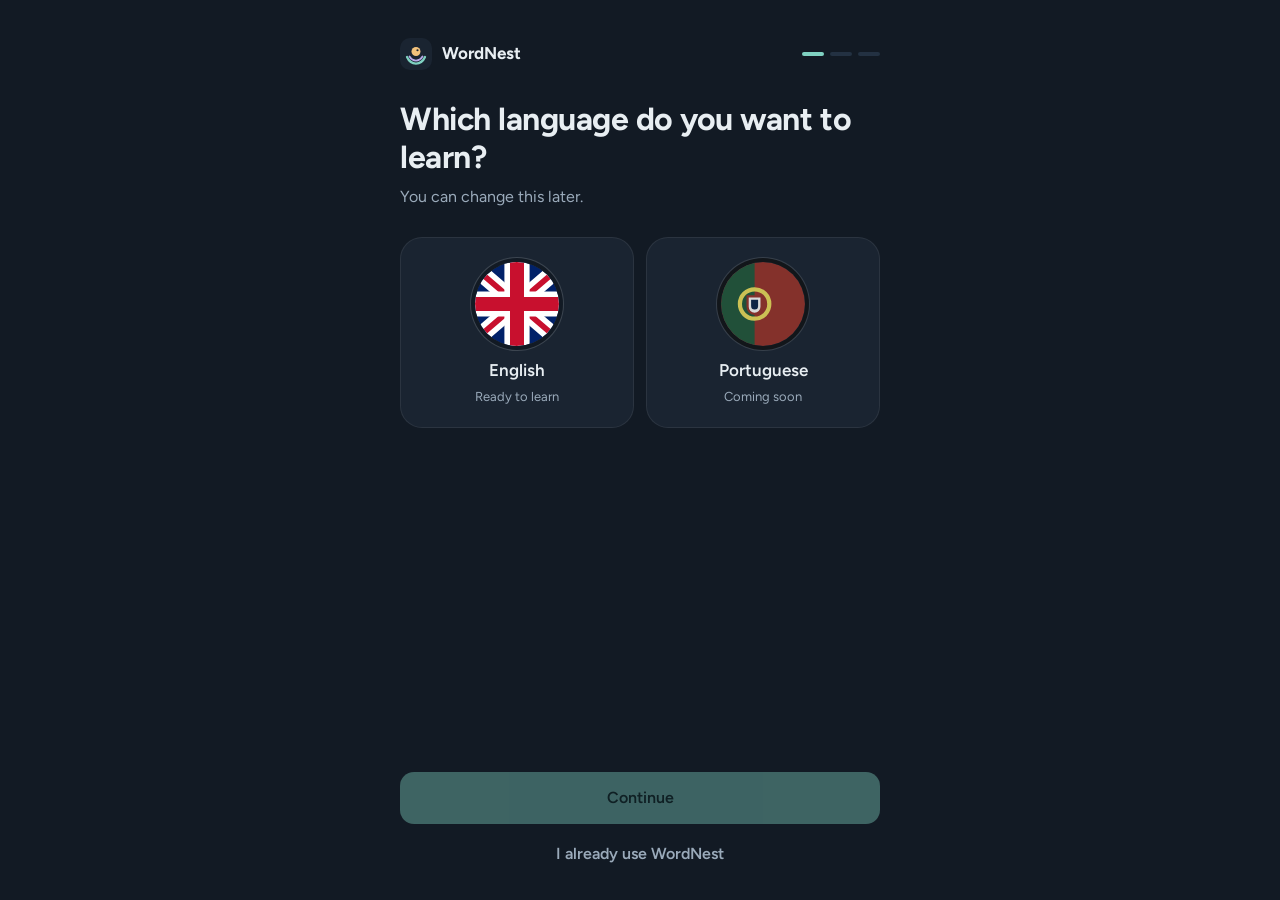
<file: index.html>
<!doctype html>
<html lang="en">
<head>
  <meta charset="utf-8">
  <meta name="viewport" content="width=device-width, initial-scale=1, viewport-fit=cover">
  <meta name="theme-color" content="#121A24">
  <meta name="color-scheme" content="dark">
  <meta name="description" content="Learn useful English words for your work and life.">
  <meta name="apple-mobile-web-app-capable" content="yes">
  <meta name="mobile-web-app-capable" content="yes">
  <meta name="apple-mobile-web-app-status-bar-style" content="black-translucent">
  <meta name="apple-mobile-web-app-title" content="WordNest">
  <title>WordNest</title>

  <link rel="manifest" href="manifest.webmanifest">
  <link rel="icon" href="icons/icon.svg" type="image/svg+xml">
  <link rel="apple-touch-icon" href="icons/icon-192.png">

  <!-- Fonts: Figtree (interface), Newsreader (the word itself), Noto Sans Devanagari (Hindi) -->
  <link rel="preconnect" href="https://fonts.googleapis.com">
  <link rel="preconnect" href="https://fonts.gstatic.com" crossorigin>
  <link rel="stylesheet" href="https://fonts.googleapis.com/css2?family=Figtree:wght@400;500;600;700&family=Newsreader:opsz,wght@6..72,500;6..72,600&family=Noto+Sans+Devanagari:wght@400;500;600&display=swap">

  <link rel="stylesheet" href="css/styles.css">
</head>
<body>
  <!-- Small notice shown when the phone goes offline -->
  <div id="net-banner" class="net-banner" role="status" hidden>You're offline. Your saved words still work.</div>

  <!-- Every screen renders into #app -->
  <main id="app" class="app" tabindex="-1"></main>

  <!-- Bottom navigation (hidden on focus screens like onboarding and revision) -->
  <nav id="tabbar" class="tabbar" aria-label="Main" hidden></nav>

  <!-- Overlays -->
  <div id="toast-root" class="toast-root" aria-live="polite"></div>
  <div id="sheet-root"></div>

  <noscript><p style="padding:24px;color:#E8EEF2">Please turn on JavaScript to use WordNest.</p></noscript>

  <script type="module" src="js/app.js"></script>
</body>
</html>
</file>
<file: css/styles.css>
/* =========================================================
   WordNest styles
   Mobile-first, dark only. One accent (sea glass) for main
   actions, amber only for the streak, coral only for mistakes.
   ========================================================= */

/* ---------- 1. Tokens ---------- */
:root {
  /* Colour */
  --bg: #121A24;          /* night tide */
  --bg-deep: #0E151E;
  --surface: #1A2431;
  --raised: #233142;
  --raised-press: #2B3B4F;
  --line: rgba(232, 238, 242, 0.08);
  --line-strong: rgba(232, 238, 242, 0.16);
  --text: #E8EEF2;
  --muted: #9AAABA;
  --faint: #6C7D90;
  --accent: #7FD1C1;      /* sea glass: main actions */
  --accent-press: #69BFAE;
  --accent-ink: #0D2925;
  --accent-soft: rgba(127, 209, 193, 0.12);
  --lilac: #B8A9E8;       /* past + focus */
  --amber: #F2C27B;       /* streak */
  --amber-soft: rgba(242, 194, 123, 0.14);
  --coral: #EE8F86;       /* wrong */
  --coral-soft: rgba(238, 143, 134, 0.12);
  --good: #8FD6A6;        /* right */
  --good-soft: rgba(143, 214, 166, 0.12);

  /* Type */
  --font-ui: "Figtree", system-ui, -apple-system, "Segoe UI", Roboto, sans-serif;
  --font-word: "Newsreader", Georgia, "Times New Roman", serif;
  --font-hi: "Noto Sans Devanagari", "Nirmala UI", "Mangal", sans-serif;

  /* Shape */
  --r-sm: 10px;
  --r-md: 14px;
  --r-lg: 22px;
  --r-pill: 999px;

  /* Layout */
  --gutter: 20px;
  --max: 520px;
  --tabbar-h: 64px;
  --safe-t: env(safe-area-inset-top, 0px);
  --safe-b: env(safe-area-inset-bottom, 0px);
  --ease: cubic-bezier(.2, .7, .2, 1);
}

@media (max-width: 359px) {
  :root { --gutter: 16px; }
}

/* ---------- 2. Base ---------- */
*, *::before, *::after { box-sizing: border-box; }

html {
  background: var(--bg);
  color-scheme: dark;
  -webkit-text-size-adjust: 100%;
  text-size-adjust: 100%;
}

body {
  margin: 0;
  min-height: 100vh;
  min-height: 100dvh;
  background: var(--bg);
  color: var(--text);
  font-family: var(--font-ui);
  font-size: 16px;
  line-height: 1.5;
  -webkit-font-smoothing: antialiased;
  -webkit-tap-highlight-color: transparent;
  overscroll-behavior-y: none;
}

h1, h2, h3, p { margin: 0; }
button, input, textarea, select { font: inherit; color: inherit; }
button { cursor: pointer; }
img, svg { display: block; }
[hidden] { display: none !important; }
:lang(hi), [lang="hi"] { font-family: var(--font-hi); }

:focus-visible {
  outline: 2px solid var(--lilac);
  outline-offset: 2px;
  border-radius: 6px;
}

.visually-hidden {
  position: absolute !important;
  width: 1px; height: 1px;
  overflow: hidden; clip: rect(0 0 0 0);
  white-space: nowrap;
}

.ic { flex: none; fill: none; stroke: currentColor; stroke-width: 2; stroke-linecap: round; stroke-linejoin: round; }
.ic--fill { fill: currentColor; stroke: none; }

/* ---------- 3. App frame ---------- */
.app {
  width: 100%;
  max-width: var(--max);
  margin: 0 auto;
  min-height: 100vh;
  min-height: 100dvh;
  padding: calc(var(--safe-t) + 18px) var(--gutter) calc(var(--tabbar-h) + var(--safe-b) + 28px);
  display: flex;
  flex-direction: column;
  outline: none;
}

/* Focus screens have no tab bar */
.app[data-screen="welcome"],
.app[data-screen="review"] {
  padding-bottom: calc(var(--safe-b) + 20px);
}

.net-banner {
  position: fixed;
  top: calc(var(--safe-t) + 8px);
  left: 50%;
  transform: translateX(-50%);
  z-index: 60;
  max-width: calc(100% - 32px);
  padding: 8px 14px;
  border-radius: var(--r-pill);
  background: var(--raised);
  border: 1px solid var(--line-strong);
  color: var(--text);
  font-size: 0.8125rem;
  text-align: center;
}

/* ---------- 4. Buttons ---------- */
.btn {
  appearance: none;
  border: 0;
  min-height: 52px;
  padding: 0 20px;
  border-radius: var(--r-md);
  display: inline-flex;
  align-items: center;
  justify-content: center;
  gap: 8px;
  font-size: 1rem;
  font-weight: 600;
  line-height: 1.2;
  text-align: center;
  user-select: none;
  -webkit-user-select: none;
  transition: transform .12s var(--ease), background-color .15s, opacity .15s, color .15s;
}
.btn:active { transform: scale(.97); }
.btn[disabled], .btn[aria-disabled="true"] { opacity: .4; pointer-events: none; }

.btn-primary { background: var(--accent); color: var(--accent-ink); }
.btn-primary:active { background: var(--accent-press); }
.btn-soft { background: var(--raised); color: var(--text); }
.btn-soft:active { background: var(--raised-press); }
.btn-ghost { background: transparent; color: var(--muted); min-height: 44px; }
.btn-ghost:active { background: var(--surface); color: var(--text); }
.btn-danger { background: var(--coral-soft); color: var(--coral); }
.btn-danger:active { background: rgba(238, 143, 134, .2); }
.btn-block { width: 100%; }
.btn-sm { min-height: 40px; padding: 0 14px; font-size: .9375rem; border-radius: var(--r-sm); }

.btn.is-busy { pointer-events: none; }
.btn.is-busy::after {
  content: "";
  width: 16px; height: 16px;
  border-radius: 50%;
  border: 2px solid currentColor;
  border-right-color: transparent;
  animation: spin .7s linear infinite;
}

.icon-btn {
  appearance: none;
  width: 44px; height: 44px;
  flex: none;
  border: 0;
  border-radius: 50%;
  background: var(--surface);
  color: var(--text);
  display: inline-grid;
  place-items: center;
  transition: transform .12s var(--ease), background-color .15s;
}
.icon-btn:active { transform: scale(.92); background: var(--raised); }

.link-btn {
  appearance: none;
  border: 0;
  background: none;
  padding: 10px 6px;
  min-height: 44px;
  display: inline-flex;
  align-items: center;
  gap: 6px;
  color: var(--muted);
  font-size: .9375rem;
  font-weight: 500;
  border-radius: var(--r-sm);
}
.link-btn:active { color: var(--text); background: var(--surface); }

/* ---------- 5. Top bar + common text ---------- */
.topbar {
  display: flex;
  align-items: center;
  justify-content: space-between;
  gap: 12px;
  margin-bottom: 20px;
  min-height: 44px;
}
.topbar-text { min-width: 0; }
.screen-title { font-size: 1.625rem; font-weight: 700; line-height: 1.2; letter-spacing: -.01em; }
.screen-sub { color: var(--muted); font-size: .9375rem; margin-top: 2px; overflow-wrap: anywhere; }

.section-title { font-size: 1.0625rem; font-weight: 600; margin-bottom: 4px; }
.section-note { color: var(--muted); font-size: .9375rem; margin-bottom: 14px; }
.muted { color: var(--muted); }
.small { font-size: .875rem; }

/* Streak pill (amber is only used for the streak) */
.streak-pill {
  flex: none;
  display: inline-flex;
  align-items: center;
  gap: 6px;
  height: 36px;
  padding: 0 12px 0 10px;
  border-radius: var(--r-pill);
  background: var(--surface);
  color: var(--faint);
  font-weight: 700;
  font-size: .9375rem;
  border: 0;
}
.streak-pill.is-on { background: var(--amber-soft); color: var(--amber); }

/* ---------- 6. Panels (home, me) ---------- */
.panel {
  background: var(--surface);
  border-radius: var(--r-lg);
  padding: 20px;
}
.panel + .panel { margin-top: 12px; }
.panel--flat { background: transparent; padding: 0; }
.stack > * + * { margin-top: 12px; }

/* Home: greeting */
.greet-date { color: var(--muted); font-size: .9375rem; }
.greet-hi { font-size: 1.625rem; font-weight: 700; line-height: 1.2; overflow-wrap: anywhere; }

/* Home: week strip */
.week { display: grid; grid-template-columns: repeat(7, 1fr); gap: 6px; margin-top: 16px; }
.week-day { display: flex; flex-direction: column; align-items: center; gap: 6px; font-size: .75rem; color: var(--faint); }
.week-dot {
  width: 100%;
  max-width: 34px;
  aspect-ratio: 1;
  border-radius: 50%;
  background: var(--bg);
  display: grid;
  place-items: center;
  color: var(--bg);
}
.week-day.is-on .week-dot { background: var(--amber); color: #3A2A10; }
.week-day.is-today { color: var(--text); font-weight: 600; }
.week-day.is-today:not(.is-on) .week-dot { box-shadow: inset 0 0 0 2px var(--line-strong); }

.streak-head { display: flex; align-items: center; gap: 12px; }
.streak-flame { width: 44px; height: 44px; border-radius: 50%; background: var(--bg); color: var(--faint); display: grid; place-items: center; flex: none; }
.streak-flame.is-on { background: var(--amber-soft); color: var(--amber); }
.streak-num { font-size: 1.25rem; font-weight: 700; line-height: 1.2; }
.streak-msg { color: var(--muted); font-size: .9375rem; }

/* Home: task cards */
.task { display: flex; flex-direction: column; gap: 14px; }
.task-top { display: flex; gap: 14px; align-items: flex-start; }
.task-icon { width: 44px; height: 44px; border-radius: var(--r-md); display: grid; place-items: center; flex: none; background: var(--accent-soft); color: var(--accent); }
.task-icon--lilac { background: rgba(184, 169, 232, .14); color: var(--lilac); }
.task-title { font-size: 1.125rem; font-weight: 600; line-height: 1.3; }
.task-text { color: var(--muted); font-size: .9375rem; margin-top: 2px; overflow-wrap: anywhere; }
.task-done { display: inline-flex; align-items: center; gap: 6px; color: var(--good); font-weight: 600; font-size: .9375rem; }

/* Home + Me: stats */
.stats { display: grid; grid-template-columns: repeat(3, 1fr); gap: 8px; margin-top: 12px; }
.stat { background: var(--surface); border-radius: var(--r-md); padding: 14px 12px; min-width: 0; }
.stat-num { font-size: 1.375rem; font-weight: 700; line-height: 1.2; }
.stat-label { color: var(--muted); font-size: .8125rem; overflow-wrap: anywhere; }
.stats--2 { grid-template-columns: repeat(2, 1fr); }

/* ---------- 7. Onboarding ---------- */
.ob { flex: 1; display: flex; flex-direction: column; }
.ob-top { display: flex; align-items: center; justify-content: space-between; min-height: 44px; margin-bottom: 24px; }
.brand { display: inline-flex; align-items: center; gap: 10px; font-weight: 700; font-size: 1.0625rem; }
.brand-mark { width: 32px; height: 32px; border-radius: 10px; }
.ob-steps { display: flex; gap: 6px; }
.ob-steps i { width: 22px; height: 4px; border-radius: 4px; background: var(--raised); }
.ob-steps i.is-on { background: var(--accent); }
.ob-title { font-size: clamp(1.625rem, 7vw, 2rem); font-weight: 700; line-height: 1.2; letter-spacing: -.015em; }
.ob-sub { color: var(--muted); margin-top: 8px; font-size: 1rem; }
.ob-body { margin-top: 28px; }
.ob-foot {
  margin-top: auto;
  padding-top: 24px;
  position: sticky;
  bottom: 0;
  padding-bottom: 4px;
  background: linear-gradient(to top, var(--bg) 70%, rgba(18, 26, 36, 0));
}
.ob-foot .btn + .btn { margin-top: 8px; }

/* Language choice: round flag buttons */
.lang-grid { display: grid; grid-template-columns: 1fr 1fr; gap: 12px; }
.lang {
  appearance: none;
  border: 1.5px solid var(--line);
  background: var(--surface);
  border-radius: var(--r-lg);
  padding: 24px 12px 20px;
  display: flex;
  flex-direction: column;
  align-items: center;
  gap: 12px;
  text-align: center;
  transition: transform .12s var(--ease), border-color .15s, background-color .15s;
}
.lang:active { transform: scale(.97); }
.lang-flag { position: relative; width: 84px; height: 84px; border-radius: 50%; box-shadow: 0 0 0 4px var(--bg), 0 0 0 5px var(--line-strong); transition: box-shadow .2s; }
.lang-flag svg { width: 100%; height: 100%; border-radius: 50%; }
.lang-check {
  position: absolute; right: -4px; bottom: -4px;
  width: 30px; height: 30px; border-radius: 50%;
  background: var(--accent); color: var(--accent-ink);
  display: grid; place-items: center;
  box-shadow: 0 0 0 3px var(--surface);
  transform: scale(0); transition: transform .2s var(--ease);
}
.lang-name { font-weight: 600; font-size: 1.0625rem; }
.lang-note { color: var(--muted); font-size: .8125rem; margin-top: -8px; }
.lang.is-selected { border-color: var(--accent); background: var(--accent-soft); }
.lang.is-selected .lang-flag { box-shadow: 0 0 0 4px var(--bg), 0 0 0 6px var(--accent); }
.lang.is-selected .lang-check { transform: scale(1); }
.lang.is-soon .lang-flag { filter: saturate(.55) brightness(.85); }
.lang.is-shake { animation: shake .35s; }

/* Form fields */
.field { display: block; }
.field + .field { margin-top: 16px; }
.field-label { display: block; font-weight: 600; font-size: .9375rem; margin-bottom: 8px; }
.field-hint { display: block; color: var(--muted); font-size: .8125rem; margin-top: 6px; }
.input, .textarea {
  width: 100%;
  border: 1.5px solid var(--line-strong);
  background: var(--bg-deep);
  border-radius: var(--r-md);
  padding: 14px;
  font-size: 1rem; /* 16px stops iOS zoom on focus */
  line-height: 1.4;
  transition: border-color .15s;
}
.input { min-height: 52px; }
.textarea { resize: none; min-height: 112px; }
.input::placeholder, .textarea::placeholder { color: var(--faint); }
.input:focus, .textarea:focus { outline: none; border-color: var(--accent); }
.field-row { display: flex; justify-content: space-between; gap: 8px; margin-top: 6px; }
.field-count { color: var(--faint); font-size: .8125rem; flex: none; }
.field-error { color: var(--coral); font-size: .875rem; margin-top: 8px; }

.chips { display: flex; flex-wrap: wrap; gap: 8px; margin-top: 12px; }
.chip {
  appearance: none;
  border: 1px solid var(--line-strong);
  background: transparent;
  color: var(--text);
  border-radius: var(--r-pill);
  min-height: 38px;
  padding: 6px 14px;
  font-size: .875rem;
  line-height: 1.3;
  text-align: left;
  transition: background-color .15s, border-color .15s, transform .12s var(--ease);
}
.chip:active { transform: scale(.96); background: var(--surface); }
.chip.is-on { border-color: var(--accent); background: var(--accent-soft); color: var(--accent); }

/* Segmented choice */
.seg { display: grid; gap: 8px; }
.seg-opt {
  appearance: none;
  border: 1.5px solid var(--line);
  background: var(--surface);
  border-radius: var(--r-md);
  min-height: 56px;
  padding: 12px 16px;
  display: flex;
  align-items: center;
  gap: 12px;
  text-align: left;
  transition: border-color .15s, background-color .15s, transform .12s var(--ease);
}
.seg-opt:active { transform: scale(.98); }
.seg-radio { width: 20px; height: 20px; border-radius: 50%; border: 2px solid var(--line-strong); flex: none; display: grid; place-items: center; }
.seg-opt.is-on { border-color: var(--accent); background: var(--accent-soft); }
.seg-opt.is-on .seg-radio { border-color: var(--accent); }
.seg-opt.is-on .seg-radio::after { content: ""; width: 10px; height: 10px; border-radius: 50%; background: var(--accent); }
.seg-text { display: flex; flex-direction: column; min-width: 0; }
.seg-title { font-weight: 600; }
.seg-sub { color: var(--muted); font-size: .8125rem; }

/* Tabs (Words screen) */
.tabs { display: grid; grid-template-columns: repeat(3, 1fr); gap: 4px; padding: 4px; background: var(--surface); border-radius: var(--r-md); }
.tabs-btn {
  appearance: none; border: 0; background: transparent;
  min-height: 40px; border-radius: 10px;
  color: var(--muted); font-weight: 600; font-size: .875rem;
  padding: 4px 6px;
  transition: background-color .15s, color .15s;
}
.tabs-btn.is-on { background: var(--raised); color: var(--text); }
.tabs-count { color: var(--faint); font-weight: 500; margin-left: 2px; }

/* ---------- 8. The word entry (hero) ---------- */
.learn-stage { flex: 1; display: flex; flex-direction: column; }

.entry {
  background: var(--surface);
  border-radius: var(--r-lg);
  padding: 22px 20px 20px;
  transition: transform .18s var(--ease), opacity .18s;
}
.entry.is-out-left { transform: translateX(-24px); opacity: 0; }
.entry.is-out-right { transform: translateX(24px); opacity: 0; }
.entry.is-in { animation: entryIn .22s var(--ease); }

.entry-meta { display: flex; align-items: center; justify-content: space-between; gap: 8px; flex-wrap: wrap; margin-bottom: 10px; }
.entry-tags { display: flex; gap: 6px; flex-wrap: wrap; min-width: 0; }
.tag { font-size: .8125rem; color: var(--muted); background: var(--bg); padding: 3px 10px; border-radius: var(--r-pill); white-space: nowrap; }
.tag--pos { color: var(--lilac); font-style: italic; }
.lvl { display: inline-flex; gap: 3px; align-items: center; }
.lvl i { width: 6px; height: 14px; border-radius: 3px; background: var(--raised); }
.lvl i.is-on { background: var(--accent); }

.entry-word {
  font-family: var(--font-word);
  font-weight: 600;
  font-size: clamp(2.4rem, 12vw, 3.4rem);
  line-height: 1.05;
  letter-spacing: -.015em;
  overflow-wrap: anywhere;
  hyphens: auto;
}
.entry-word.is-long { font-size: clamp(1.9rem, 9vw, 2.6rem); }
.entry-word.is-xlong { font-size: clamp(1.6rem, 7.5vw, 2.1rem); }

.entry-pron { display: flex; align-items: center; gap: 12px; margin-top: 12px; }
.hear {
  appearance: none; border: 0;
  width: 44px; height: 44px; border-radius: 50%; flex: none;
  background: var(--accent-soft); color: var(--accent);
  display: grid; place-items: center;
  transition: transform .12s var(--ease), background-color .15s;
}
.hear:active { transform: scale(.9); }
.hear.is-playing { background: var(--accent); color: var(--accent-ink); }
.pron-text { display: flex; flex-direction: column; min-width: 0; }
.pron-say { font-weight: 600; font-size: 1.0625rem; letter-spacing: .01em; overflow-wrap: anywhere; }
.pron-ipa { color: var(--muted); font-size: .9375rem; overflow-wrap: anywhere; }

.entry-meaning { margin-top: 16px; font-size: 1.0625rem; line-height: 1.5; color: var(--text); }

/* Example sentences as a past → present → future timeline */
.uses { list-style: none; margin: 20px 0 0; padding: 0; position: relative; }
.uses::before {
  content: "";
  position: absolute;
  left: 5px; top: 10px; bottom: 10px;
  width: 2px; border-radius: 2px;
  background: linear-gradient(to bottom, var(--lilac), var(--accent), var(--amber));
  opacity: .5;
}
.uses--plain::before { background: var(--line-strong); }
.use { position: relative; padding-left: 26px; }
.use + .use { margin-top: 14px; }
.use::before {
  content: "";
  position: absolute; left: 0; top: 5px;
  width: 12px; height: 12px; border-radius: 50%;
  background: var(--surface);
  border: 2.5px solid var(--faint);
}
.use--past::before { border-color: var(--lilac); }
.use--present::before { border-color: var(--accent); }
.use--future::before { border-color: var(--amber); }
.use-label { display: block; font-size: .8125rem; font-weight: 600; color: var(--muted); line-height: 1.4; }
.use--past .use-label { color: var(--lilac); }
.use--present .use-label { color: var(--accent); }
.use--future .use-label { color: var(--amber); }
.use-text { font-family: var(--font-word); font-size: 1.125rem; line-height: 1.45; margin-top: 2px; overflow-wrap: anywhere; }
.use-text mark { background: none; color: var(--text); font-weight: 600; text-decoration: underline; text-decoration-color: var(--line-strong); text-underline-offset: 4px; }
.entry-empty { margin-top: 18px; color: var(--muted); font-size: .9375rem; }

/* Hindi block sits clearly below the English content */
.hindi { margin-top: 20px; padding: 14px 16px; background: var(--bg); border-radius: var(--r-md); }
.hindi-label { font-family: var(--font-ui); font-size: .8125rem; font-weight: 600; color: var(--muted); }
.hindi-word { font-size: 1.125rem; font-weight: 600; margin-top: 4px; line-height: 1.6; overflow-wrap: anywhere; }
.hindi-text { color: var(--muted); font-size: 1rem; line-height: 1.7; margin-top: 2px; overflow-wrap: anywhere; }
.hindi--missing p { color: var(--faint); font-size: .875rem; font-family: var(--font-ui); }

.entry-tools { display: flex; justify-content: space-between; align-items: center; margin-top: 6px; min-height: 44px; }

/* Sticky decision buttons on the Learn screen */
.learn-actions {
  position: sticky;
  bottom: calc(var(--tabbar-h) + var(--safe-b) + 10px);
  margin-top: 12px;
  padding-top: 16px;
  display: grid;
  grid-template-columns: 1fr 1fr;
  gap: 10px;
  background: linear-gradient(to top, var(--bg) 72%, rgba(18, 26, 36, 0));
  z-index: 5;
}
.learn-actions .btn { min-height: 56px; padding: 0 12px; }

/* Revision banner on the Learn screen */
.banner {
  display: flex; align-items: center; gap: 12px;
  background: rgba(184, 169, 232, .1);
  border-radius: var(--r-md);
  padding: 12px 12px 12px 14px;
  margin-bottom: 14px;
}
.banner-text { flex: 1; min-width: 0; font-size: .9375rem; }
.banner-text strong { display: block; font-weight: 600; }
.banner-text span { color: var(--muted); }

/* Loading skeleton */
.entry--skeleton { pointer-events: none; }
.sk { background: var(--raised); border-radius: 8px; animation: pulse 1.4s ease-in-out infinite; }
.sk-tag { width: 90px; height: 22px; border-radius: var(--r-pill); }
.sk-word { width: 62%; height: 44px; margin-top: 12px; }
.sk-pron { width: 40%; height: 18px; margin-top: 16px; }
.sk-line { width: 100%; height: 16px; margin-top: 22px; }
.sk-line.short { width: 70%; margin-top: 10px; }
.loading-note { text-align: center; color: var(--muted); font-size: .9375rem; margin-top: 16px; }

/* Empty / error states */
.state { flex: 1; display: flex; flex-direction: column; align-items: center; justify-content: center; text-align: center; padding: 32px 8px; gap: 10px; }
.state-icon { width: 64px; height: 64px; border-radius: 50%; background: var(--surface); color: var(--muted); display: grid; place-items: center; margin-bottom: 6px; }
.state-icon--good { background: var(--good-soft); color: var(--good); }
.state h2 { font-size: 1.25rem; font-weight: 600; line-height: 1.3; }
.state p { color: var(--muted); max-width: 32ch; }
.state .btn { margin-top: 10px; min-width: 200px; }
.state .btn + .btn { margin-top: 0; }

/* ---------- 9. Quiz ---------- */
.rv-top { display: flex; align-items: center; gap: 14px; margin-bottom: 26px; min-height: 44px; }
.progress { flex: 1; height: 8px; border-radius: 8px; background: var(--surface); overflow: hidden; }
.progress i { display: block; height: 100%; background: var(--accent); border-radius: 8px; transition: width .3s var(--ease); }
.rv-count { color: var(--muted); font-size: .875rem; font-weight: 600; flex: none; min-width: 3ch; text-align: right; }

.quiz { display: flex; flex-direction: column; }
.quiz-label { color: var(--muted); font-size: .9375rem; font-weight: 500; }
.quiz-note { color: var(--lilac); font-size: .875rem; margin-bottom: 6px; }
.quiz-prompt { margin-top: 8px; margin-bottom: 22px; overflow-wrap: anywhere; }
.quiz-prompt.is-word { font-family: var(--font-word); font-size: clamp(2.1rem, 10vw, 2.9rem); font-weight: 600; line-height: 1.1; }
.quiz-prompt.is-text { font-size: 1.25rem; font-weight: 500; line-height: 1.45; }
.quiz-prompt.is-sentence { font-family: var(--font-word); font-size: 1.375rem; line-height: 1.45; }
.quiz-prompt.is-hindi { font-size: 1.375rem; font-weight: 600; line-height: 1.7; }
.quiz-prompt .gap { display: inline-block; min-width: 4.5em; border-bottom: 2px solid var(--accent); }
.quiz-prompt .sub { display: block; font-size: 1rem; font-weight: 400; color: var(--muted); margin-top: 6px; }

.quiz-opts { display: grid; gap: 10px; }
.opt {
  appearance: none;
  width: 100%;
  min-height: 56px;
  padding: 14px 16px;
  border-radius: var(--r-md);
  border: 1.5px solid var(--line);
  background: var(--surface);
  text-align: left;
  font-size: 1rem;
  line-height: 1.4;
  overflow-wrap: anywhere;
  display: flex; align-items: center; justify-content: space-between; gap: 10px;
  transition: transform .12s var(--ease), background-color .15s, border-color .15s, opacity .15s;
}
.opt:active { transform: scale(.98); background: var(--raised); }
.opt:disabled { cursor: default; }
.opt.is-right { border-color: var(--good); background: var(--good-soft); }
.opt.is-wrong { border-color: var(--coral); background: var(--coral-soft); }
.opt.is-dim { opacity: .45; }
.opt .ic { color: currentColor; }
.opt.is-right .ic { color: var(--good); }
.opt.is-wrong .ic { color: var(--coral); }

.feedback {
  margin-top: 18px;
  padding: 16px;
  border-radius: var(--r-lg);
  background: var(--surface);
  animation: rise .22s var(--ease);
}
.fb-title { font-weight: 700; font-size: 1.0625rem; display: flex; align-items: center; gap: 8px; }
.feedback.is-good .fb-title { color: var(--good); }
.feedback.is-bad .fb-title { color: var(--coral); }
.fb-word { margin-top: 8px; overflow-wrap: anywhere; }
.fb-word strong { font-family: var(--font-word); font-size: 1.1875rem; }
.fb-hi { color: var(--muted); margin-top: 4px; line-height: 1.7; }
.feedback .btn { margin-top: 14px; }

/* Summary */
.summary { flex: 1; display: flex; flex-direction: column; }
.summary-head { text-align: center; padding: 20px 0 8px; }
.summary-score { font-family: var(--font-word); font-size: 3.5rem; font-weight: 600; line-height: 1; }
.summary-head h1 { font-size: 1.5rem; margin-top: 10px; }
.summary-head p { color: var(--muted); margin-top: 6px; }
.result-list { list-style: none; padding: 0; margin: 20px 0 0; }
.result { display: flex; align-items: center; gap: 12px; padding: 12px 0; border-bottom: 1px solid var(--line); }
.result:last-child { border-bottom: 0; }
.result-mark { width: 28px; height: 28px; border-radius: 50%; display: grid; place-items: center; flex: none; }
.result-mark.is-good { background: var(--good-soft); color: var(--good); }
.result-mark.is-bad { background: var(--coral-soft); color: var(--coral); }
.result-word { font-weight: 600; overflow-wrap: anywhere; }
.result-note { color: var(--muted); font-size: .875rem; }
.summary-foot { margin-top: auto; padding-top: 24px; display: grid; gap: 8px; }

/* ---------- 10. Words list ---------- */
.search { position: relative; margin: 14px 0; }
.search .ic { position: absolute; left: 14px; top: 50%; transform: translateY(-50%); color: var(--faint); pointer-events: none; }
.search .input { padding-left: 44px; }
.wlist { list-style: none; padding: 0; margin: 0; }
.wrow {
  appearance: none; width: 100%; border: 0; background: none; text-align: left;
  display: flex; align-items: center; gap: 12px;
  padding: 14px 4px; min-height: 64px;
  border-bottom: 1px solid var(--line);
  border-radius: 0;
  transition: background-color .15s;
}
.wrow:active { background: var(--surface); }
.wrow-main { flex: 1; min-width: 0; }
.wrow-word { font-family: var(--font-word); font-size: 1.1875rem; font-weight: 600; line-height: 1.3; overflow-wrap: anywhere; }
.wrow-mean { color: var(--muted); font-size: .875rem; white-space: nowrap; overflow: hidden; text-overflow: ellipsis; }
.wrow-side { flex: none; font-size: .8125rem; color: var(--faint); text-align: right; }
.wrow-side.is-due { color: var(--lilac); font-weight: 600; }

/* ---------- 11. Me screen ---------- */
.me-head { display: flex; align-items: center; gap: 14px; margin-bottom: 18px; }
.avatar { width: 56px; height: 56px; border-radius: 50%; flex: none; background: var(--raised); color: var(--accent); display: grid; place-items: center; font-weight: 700; font-size: 1.375rem; }
.me-name { font-size: 1.375rem; font-weight: 700; line-height: 1.2; overflow-wrap: anywhere; }
.me-group { margin-top: 24px; }
.me-group > .section-title { margin-bottom: 10px; }
.row-actions { display: flex; flex-wrap: wrap; gap: 8px; margin-top: 14px; }
.row-actions .btn { flex: 1 1 auto; }
.status-line { display: flex; align-items: center; gap: 8px; font-size: .9375rem; }
.status-dot { width: 8px; height: 8px; border-radius: 50%; background: var(--faint); flex: none; }
.status-dot.is-on { background: var(--good); }
.status-dot.is-bad { background: var(--coral); }
.setting-row { display: flex; align-items: center; justify-content: space-between; gap: 12px; }
.setting-row > div { min-width: 0; }
.foot-note { text-align: center; color: var(--faint); font-size: .8125rem; margin-top: 28px; }
.ext-link { color: var(--accent); text-decoration: none; font-weight: 600; }
.ext-link:active { opacity: .7; }

/* ---------- 12. Tab bar ---------- */
.tabbar {
  position: fixed; left: 0; right: 0; bottom: 0;
  z-index: 30;
  background: rgba(18, 26, 36, .94);
  -webkit-backdrop-filter: blur(16px);
  backdrop-filter: blur(16px);
  border-top: 1px solid var(--line);
  padding-bottom: var(--safe-b);
}
.tabbar-inner { max-width: var(--max); margin: 0 auto; height: var(--tabbar-h); display: grid; grid-template-columns: repeat(4, 1fr); }
.tab {
  appearance: none; border: 0; background: none;
  display: flex; flex-direction: column; align-items: center; justify-content: center; gap: 3px;
  color: var(--faint);
  font-size: .75rem; font-weight: 600;
  position: relative;
  transition: color .15s;
}
.tab:active .ic { transform: scale(.88); }
.tab .ic { transition: transform .12s var(--ease); }
.tab.is-on { color: var(--accent); }
.tab-badge { position: absolute; top: 9px; left: calc(50% + 8px); width: 8px; height: 8px; border-radius: 50%; background: var(--lilac); box-shadow: 0 0 0 2px var(--bg); }

/* ---------- 13. Toast + sheet ---------- */
.toast-root {
  position: fixed; left: 0; right: 0;
  bottom: calc(var(--tabbar-h) + var(--safe-b) + 84px);
  z-index: 50;
  display: flex; flex-direction: column; align-items: center; gap: 8px;
  pointer-events: none;
  padding: 0 16px;
}
body.no-tabbar .toast-root { bottom: calc(var(--safe-b) + 24px); }
.toast {
  pointer-events: auto;
  max-width: 440px; width: max-content;
  min-height: 48px;
  display: flex; align-items: center; gap: 12px;
  padding: 10px 10px 10px 16px;
  border-radius: var(--r-md);
  background: #2E3E52;
  color: var(--text);
  font-size: .9375rem;
  box-shadow: 0 10px 30px rgba(5, 9, 14, .45);
  animation: rise .2s var(--ease);
}
.toast.is-leaving { opacity: 0; transform: translateY(6px); transition: opacity .18s, transform .18s; }
.toast-msg { flex: 1; min-width: 0; padding-right: 4px; }
.toast:not(:has(.toast-act)) { padding-right: 16px; }
.toast-act { appearance: none; border: 0; background: none; color: var(--accent); font-weight: 700; padding: 8px 10px; border-radius: 8px; min-height: 36px; }
.toast-act:active { background: rgba(127, 209, 193, .12); }

.sheet-scrim { position: fixed; inset: 0; z-index: 70; background: rgba(5, 9, 14, .6); animation: fade .2s; }
.sheet {
  position: fixed; left: 0; right: 0; bottom: 0; z-index: 71;
  max-width: var(--max); margin: 0 auto;
  max-height: 88dvh; overflow-y: auto; overscroll-behavior: contain;
  background: var(--surface);
  border-radius: 24px 24px 0 0;
  padding: 10px var(--gutter) calc(var(--safe-b) + 20px);
  animation: sheetUp .26s var(--ease);
}
.sheet.is-closing { transform: translateY(100%); transition: transform .2s var(--ease); }
.sheet-scrim.is-closing { opacity: 0; transition: opacity .2s; }
.sheet-handle { width: 40px; height: 5px; border-radius: 5px; background: var(--line-strong); margin: 0 auto 16px; }
.sheet-title { font-size: 1.25rem; font-weight: 700; line-height: 1.3; }
.sheet-text { color: var(--muted); margin-top: 6px; }
.sheet-actions { display: grid; gap: 8px; margin-top: 20px; }
.sheet .entry { padding: 4px 0 0; background: transparent; }
.sheet .hindi { background: var(--bg); }

/* ---------- 14. Motion ---------- */
@keyframes spin { to { transform: rotate(360deg); } }
@keyframes pulse { 50% { opacity: .5; } }
@keyframes rise { from { opacity: 0; transform: translateY(8px); } }
@keyframes fade { from { opacity: 0; } }
@keyframes sheetUp { from { transform: translateY(100%); } }
@keyframes entryIn { from { opacity: 0; transform: translateY(10px); } }
@keyframes shake { 20%, 60% { transform: translateX(-6px); } 40%, 80% { transform: translateX(6px); } }

@media (prefers-reduced-motion: reduce) {
  *, *::before, *::after { animation-duration: .01ms !important; animation-iteration-count: 1 !important; transition-duration: .01ms !important; }
}

/* Wider screens: keep the phone-sized column, give it room */
@media (min-width: 600px) {
  .app { padding-top: calc(var(--safe-t) + 32px); }
}

/* Short landscape phones: let the sticky buttons scroll with content */
@media (max-height: 480px) and (orientation: landscape) {
  .learn-actions, .ob-foot { position: static; }
}

/* ---------- 15. Goal editor ---------- */
.goal-grid { display: flex; flex-wrap: wrap; gap: 8px; }
.chip--goal { display: inline-flex; align-items: center; gap: 8px; padding-left: 10px; }
.chip-check {
  width: 20px; height: 20px; border-radius: 50%; flex: none;
  display: grid; place-items: center;
  border: 1.5px solid var(--line-strong); color: transparent;
  transition: background-color .15s, border-color .15s, color .15s;
}
.chip--goal.is-on .chip-check { background: var(--accent); border-color: var(--accent); color: var(--accent-ink); }
.add-row { display: flex; gap: 8px; }
.add-row .input { flex: 1; min-width: 0; }
.add-row .btn { flex: none; min-height: 52px; }
.chip--own {
  display: inline-flex; align-items: center; gap: 4px;
  max-width: 100%;
  padding: 6px 4px 6px 14px;
  border-color: var(--accent); background: var(--accent-soft); color: var(--text);
}
.chip--own:active { transform: none; }
.chip-text { min-width: 0; overflow-wrap: anywhere; }
.chip-x {
  appearance: none; border: 0; background: none; color: var(--muted);
  width: 32px; height: 32px; border-radius: 50%; flex: none;
  display: grid; place-items: center;
}
.chip-x:active { background: rgba(232, 238, 242, .1); color: var(--text); }
.goal-count { margin-top: 14px; font-size: .875rem; color: var(--accent); font-weight: 600; }
.goal-count.is-empty { color: var(--muted); font-weight: 500; }

/* ---------- 16. Status icon + sheet ---------- */
.topbar-actions { display: flex; align-items: center; gap: 8px; flex: none; }
.status-chip {
  appearance: none; border: 0;
  height: 36px; min-width: 36px; padding: 0 9px;
  border-radius: var(--r-pill);
  background: var(--surface); color: var(--faint);
  display: inline-flex; align-items: center; justify-content: center; gap: 6px;
  font-size: .8125rem; font-weight: 600;
  position: relative;
  transition: background-color .2s, color .2s, transform .12s var(--ease);
}
.status-chip:active { transform: scale(.94); }
.status-chip.is-busy { color: var(--accent); background: var(--accent-soft); padding: 0 12px 0 10px; }
.status-chip.is-busy .status-ic svg { animation: spin 1.2s linear infinite; }
.status-chip.is-bad::after {
  content: ""; position: absolute; top: 6px; right: 6px;
  width: 8px; height: 8px; border-radius: 50%;
  background: var(--coral); box-shadow: 0 0 0 2px var(--bg);
}
.status-ic { display: grid; place-items: center; }
.status-label { white-space: nowrap; }
@media (max-width: 359px) { .status-label { display: none; } }

.st-list { margin-top: 14px; }
.st-row { display: flex; gap: 14px; padding: 14px 0; border-bottom: 1px solid var(--line); }
.st-row:last-child { border-bottom: 0; }
.st-ic { width: 40px; height: 40px; border-radius: 12px; background: var(--bg); color: var(--accent); display: grid; place-items: center; flex: none; }
.st-text { min-width: 0; }
.st-title { font-weight: 600; }
.st-main { color: var(--text); font-size: .9375rem; margin-top: 2px; overflow-wrap: anywhere; }
.st-sub { color: var(--muted); font-size: .875rem; margin-top: 2px; overflow-wrap: anywhere; }

.entry-note { margin-top: 6px; color: var(--muted); font-size: .9375rem; font-style: italic; }
.more summary { cursor: pointer; color: var(--accent); font-weight: 600; font-size: .9375rem; min-height: 44px; display: flex; align-items: center; list-style: none; }
.more summary::-webkit-details-marker { display: none; }
.more summary::before { content: "+"; margin-right: 8px; font-weight: 700; }
.more[open] summary::before { content: "\2212"; }
.tag--ai { display: inline-flex; align-items: center; gap: 4px; color: var(--accent); background: var(--accent-soft); }

/* ---------- 17. Add your own word ---------- */
.tag--mine { display: inline-flex; align-items: center; gap: 4px; color: var(--lilac); background: rgba(184, 169, 232, .14); }
.mine-badge {
  display: inline-flex; align-items: center; gap: 3px; vertical-align: middle;
  margin-left: 8px; padding: 1px 7px; border-radius: var(--r-pill);
  font-family: var(--font-ui); font-size: .6875rem; font-weight: 700;
  color: var(--lilac); background: rgba(184, 169, 232, .14);
}
.aw-msg { display: flex; gap: 12px; align-items: flex-start; margin-top: 18px; padding: 14px; border-radius: var(--r-md); background: var(--bg); color: var(--accent); }
.aw-msg > div { color: var(--text); }
.aw-loading { margin-top: 18px; }
.aw-source { display: flex; align-items: center; gap: 6px; color: var(--muted); font-size: .8125rem; margin-top: 8px; }
.sheet .entry-tools { display: none; }
</file>
